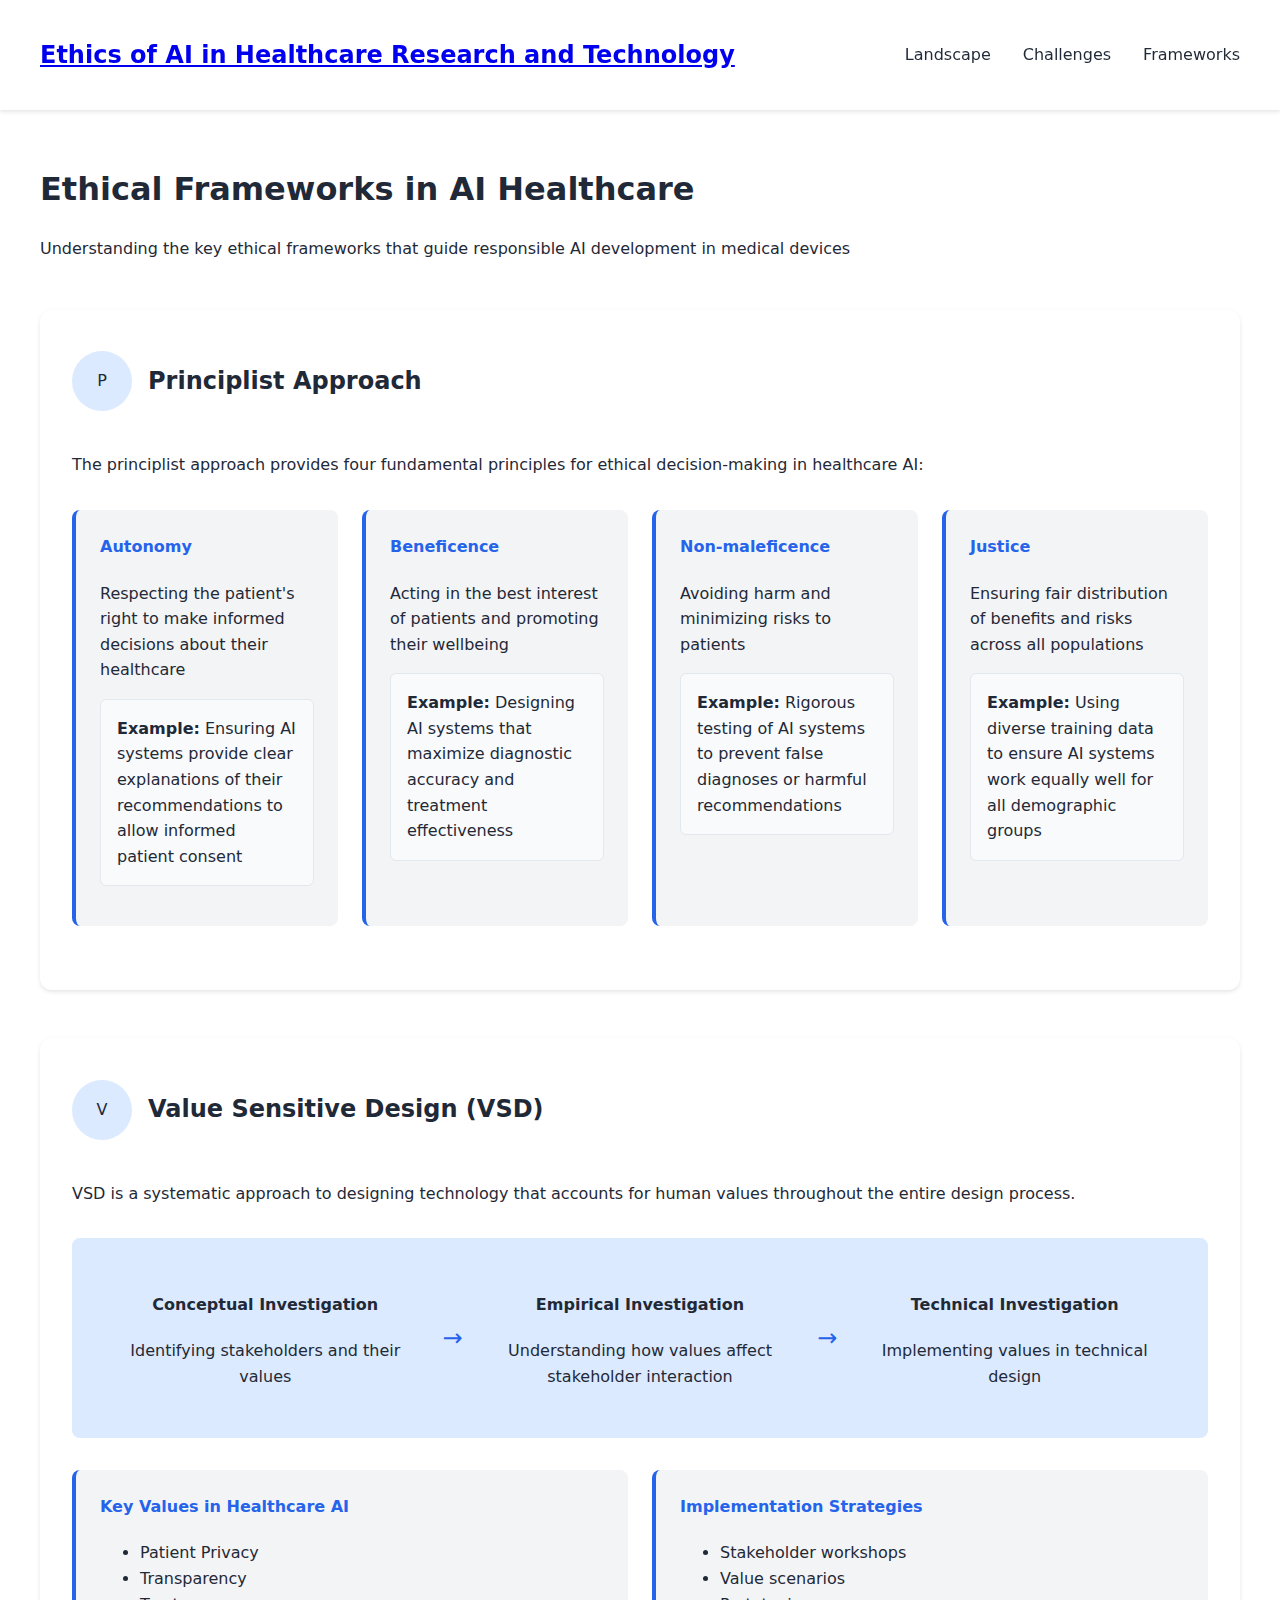
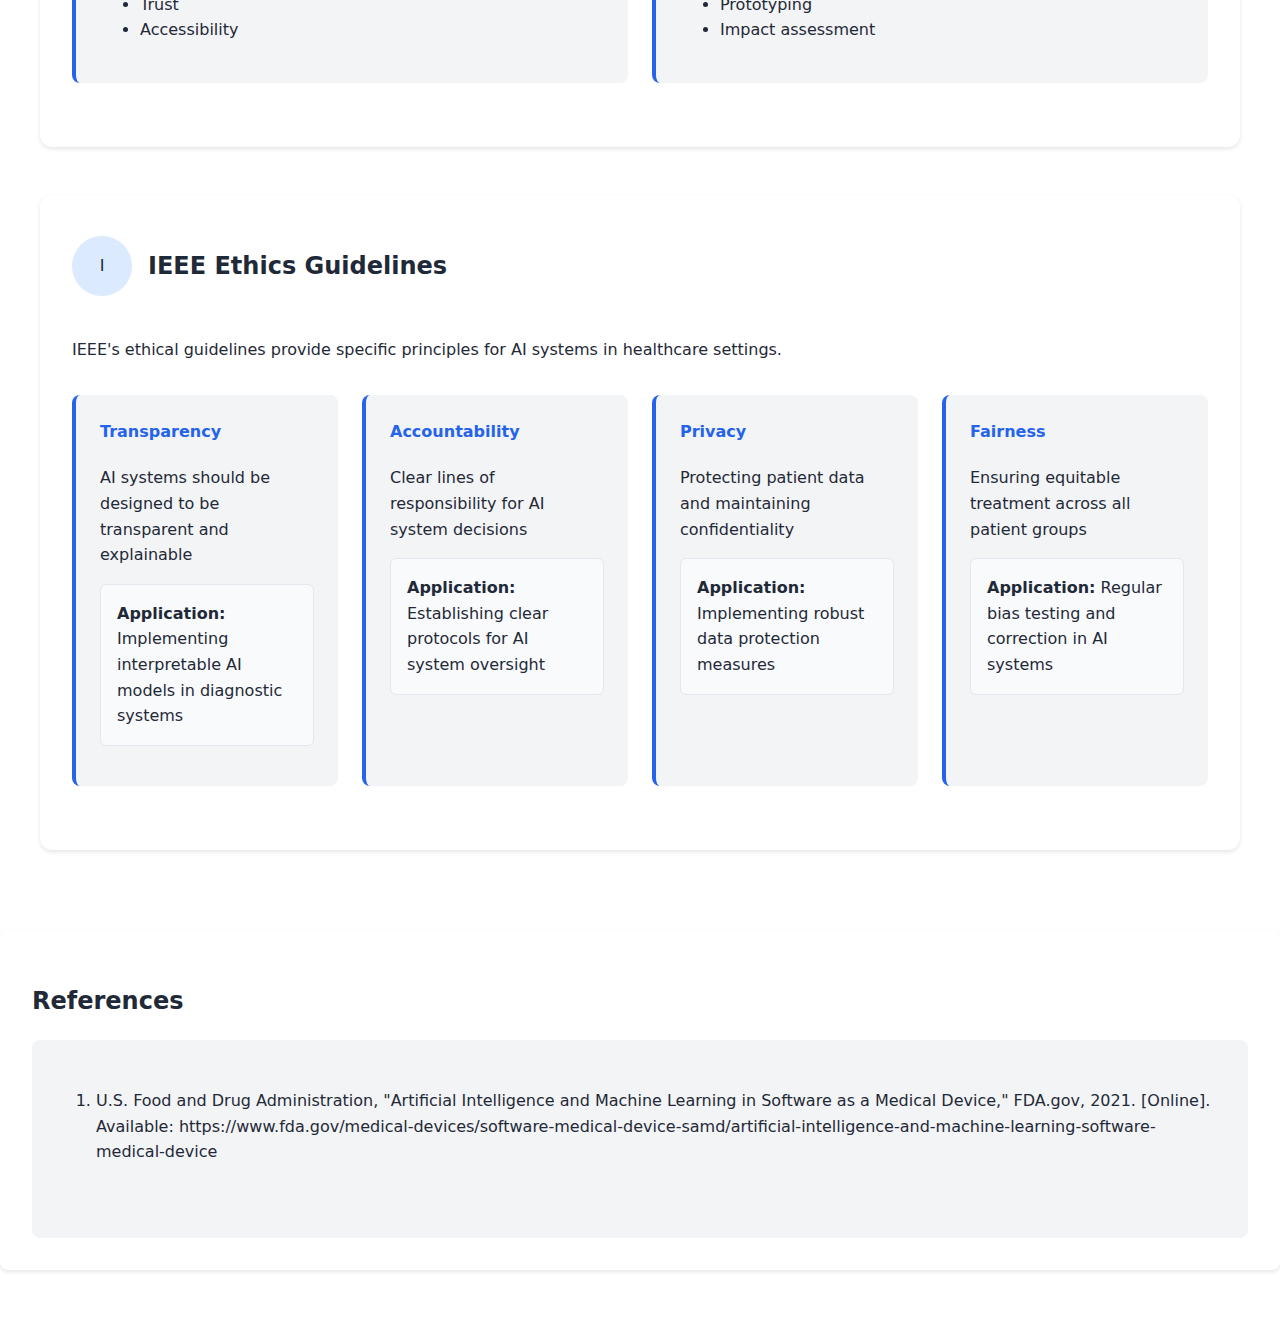
<file: pages/frameworks.html>
<!DOCTYPE html>
<html lang="en">

<head>
    <meta charset="UTF-8">
    <title>Ethical Frameworks</title>
    <link rel="stylesheet" href="../css/styles.css">
    <style>
        .framework-container {
            margin: 3rem 0;
            padding: 2rem;
            background: white;
            border-radius: 12px;
            box-shadow: 0 2px 4px rgba(0, 0, 0, 0.1);
        }

        .framework-header {
            display: flex;
            align-items: center;
            gap: 1rem;
            margin-bottom: 2rem;
        }

        .framework-icon {
            width: 60px;
            height: 60px;
            display: flex;
            align-items: center;
            justify-content: center;
            border-radius: 50%;
            background: var(--accent-bg);
        }

        .principle-grid {
            display: grid;
            grid-template-columns: repeat(auto-fit, minmax(250px, 1fr));
            gap: 1.5rem;
            margin: 2rem 0;
        }

        .principle-card {
            background: var(--light-bg);
            padding: 1.5rem;
            border-radius: 8px;
            border-left: 4px solid var(--primary-color);
        }

        .principle-card h4 {
            color: var(--primary-color);
            margin-top: 0;
        }

        .example-box {
            background: #f8fafc;
            border: 1px solid #e2e8f0;
            border-radius: 6px;
            padding: 1rem;
            margin: 1rem 0;
        }

        .framework-diagram {
            display: flex;
            justify-content: space-between;
            align-items: center;
            margin: 2rem 0;
            padding: 1rem;
            background: var(--accent-bg);
            border-radius: 8px;
        }

        .diagram-step {
            flex: 1;
            text-align: center;
            padding: 1rem;
        }

        .diagram-arrow {
            font-size: 1.5rem;
            color: var(--primary-color);
        }
    </style>
</head>

<body>
    <nav class="navbar">
        <div class="navbar-content">
            <div class="logo">
                <h2><a href="../index.html">Ethics of AI in Healthcare Research and Technology</a></h2>
            </div>
            <div class="nav-links">
                <a href="landscape.html">Landscape</a>
                <a href="challenges.html">Challenges</a>
                <a href="frameworks.html">Frameworks</a>
                <!-- <a href="action.html">Action</a> -->
            </div>
        </div>
    </nav>

    <main class="main-content">
        <div class="section-header">
            <h1>Ethical Frameworks in AI Healthcare</h1>
            <p>Understanding the key ethical frameworks that guide responsible AI development in medical devices</p>
        </div>

        <section class="framework-container">
            <div class="framework-header">
                <div class="framework-icon">P</div>
                <h2>Principlist Approach</h2>
            </div>
            <p>The principlist approach provides four fundamental principles for ethical decision-making in healthcare
                AI:</p>

            <div class="principle-grid">
                <div class="principle-card">
                    <h4>Autonomy</h4>
                    <p>Respecting the patient's right to make informed decisions about their healthcare</p>
                    <div class="example-box">
                        <strong>Example:</strong> Ensuring AI systems provide clear explanations of their
                        recommendations to allow informed patient consent
                    </div>
                </div>

                <div class="principle-card">
                    <h4>Beneficence</h4>
                    <p>Acting in the best interest of patients and promoting their wellbeing</p>
                    <div class="example-box">
                        <strong>Example:</strong> Designing AI systems that maximize diagnostic accuracy and treatment
                        effectiveness
                    </div>
                </div>

                <div class="principle-card">
                    <h4>Non-maleficence</h4>
                    <p>Avoiding harm and minimizing risks to patients</p>
                    <div class="example-box">
                        <strong>Example:</strong> Rigorous testing of AI systems to prevent false diagnoses or harmful
                        recommendations
                    </div>
                </div>

                <div class="principle-card">
                    <h4>Justice</h4>
                    <p>Ensuring fair distribution of benefits and risks across all populations</p>
                    <div class="example-box">
                        <strong>Example:</strong> Using diverse training data to ensure AI systems work equally well for
                        all demographic groups
                    </div>
                </div>
            </div>
        </section>

        <section class="framework-container">
            <div class="framework-header">
                <div class="framework-icon">V</div>
                <h2>Value Sensitive Design (VSD)</h2>
            </div>
            <p>VSD is a systematic approach to designing technology that accounts for human values throughout the entire
                design process.</p>

            <div class="framework-diagram">
                <div class="diagram-step">
                    <h4>Conceptual Investigation</h4>
                    <p>Identifying stakeholders and their values</p>
                </div>
                <div class="diagram-arrow">→</div>
                <div class="diagram-step">
                    <h4>Empirical Investigation</h4>
                    <p>Understanding how values affect stakeholder interaction</p>
                </div>
                <div class="diagram-arrow">→</div>
                <div class="diagram-step">
                    <h4>Technical Investigation</h4>
                    <p>Implementing values in technical design</p>
                </div>
            </div>

            <div class="principle-grid">
                <div class="principle-card">
                    <h4>Key Values in Healthcare AI</h4>
                    <ul>
                        <li>Patient Privacy</li>
                        <li>Transparency</li>
                        <li>Trust</li>
                        <li>Accessibility</li>
                    </ul>
                </div>
                <div class="principle-card">
                    <h4>Implementation Strategies</h4>
                    <ul>
                        <li>Stakeholder workshops</li>
                        <li>Value scenarios</li>
                        <li>Prototyping</li>
                        <li>Impact assessment</li>
                    </ul>
                </div>
            </div>
        </section>

        <section class="framework-container">
            <div class="framework-header">
                <div class="framework-icon">I</div>
                <h2>IEEE Ethics Guidelines</h2>
            </div>
            <p>IEEE's ethical guidelines provide specific principles for AI systems in healthcare settings.</p>

            <div class="principle-grid">
                <div class="principle-card">
                    <h4>Transparency</h4>
                    <p>AI systems should be designed to be transparent and explainable</p>
                    <div class="example-box">
                        <strong>Application:</strong> Implementing interpretable AI models in diagnostic systems
                    </div>
                </div>

                <div class="principle-card">
                    <h4>Accountability</h4>
                    <p>Clear lines of responsibility for AI system decisions</p>
                    <div class="example-box">
                        <strong>Application:</strong> Establishing clear protocols for AI system oversight
                    </div>
                </div>

                <div class="principle-card">
                    <h4>Privacy</h4>
                    <p>Protecting patient data and maintaining confidentiality</p>
                    <div class="example-box">
                        <strong>Application:</strong> Implementing robust data protection measures
                    </div>
                </div>

                <div class="principle-card">
                    <h4>Fairness</h4>
                    <p>Ensuring equitable treatment across all patient groups</p>
                    <div class="example-box">
                        <strong>Application:</strong> Regular bias testing and correction in AI systems
                    </div>
                </div>
            </div>
        </section>
    </main>

    <section class="content-section" id="references">
        <h2>References</h2>
        <div style="padding: 2rem; background: var(--light-bg); border-radius: 8px;">
            <ol style="list-style-type: [1]; padding-left: 2rem;">
                <li>U.S. Food and Drug Administration, "Artificial Intelligence and Machine Learning in Software as a
                    Medical Device," FDA.gov, 2021. [Online]. Available:
                    https://www.fda.gov/medical-devices/software-medical-device-samd/artificial-intelligence-and-machine-learning-software-medical-device
                </li>
                <br>
            </ol>
        </div>
    </section>
</body>

</html>
</file>
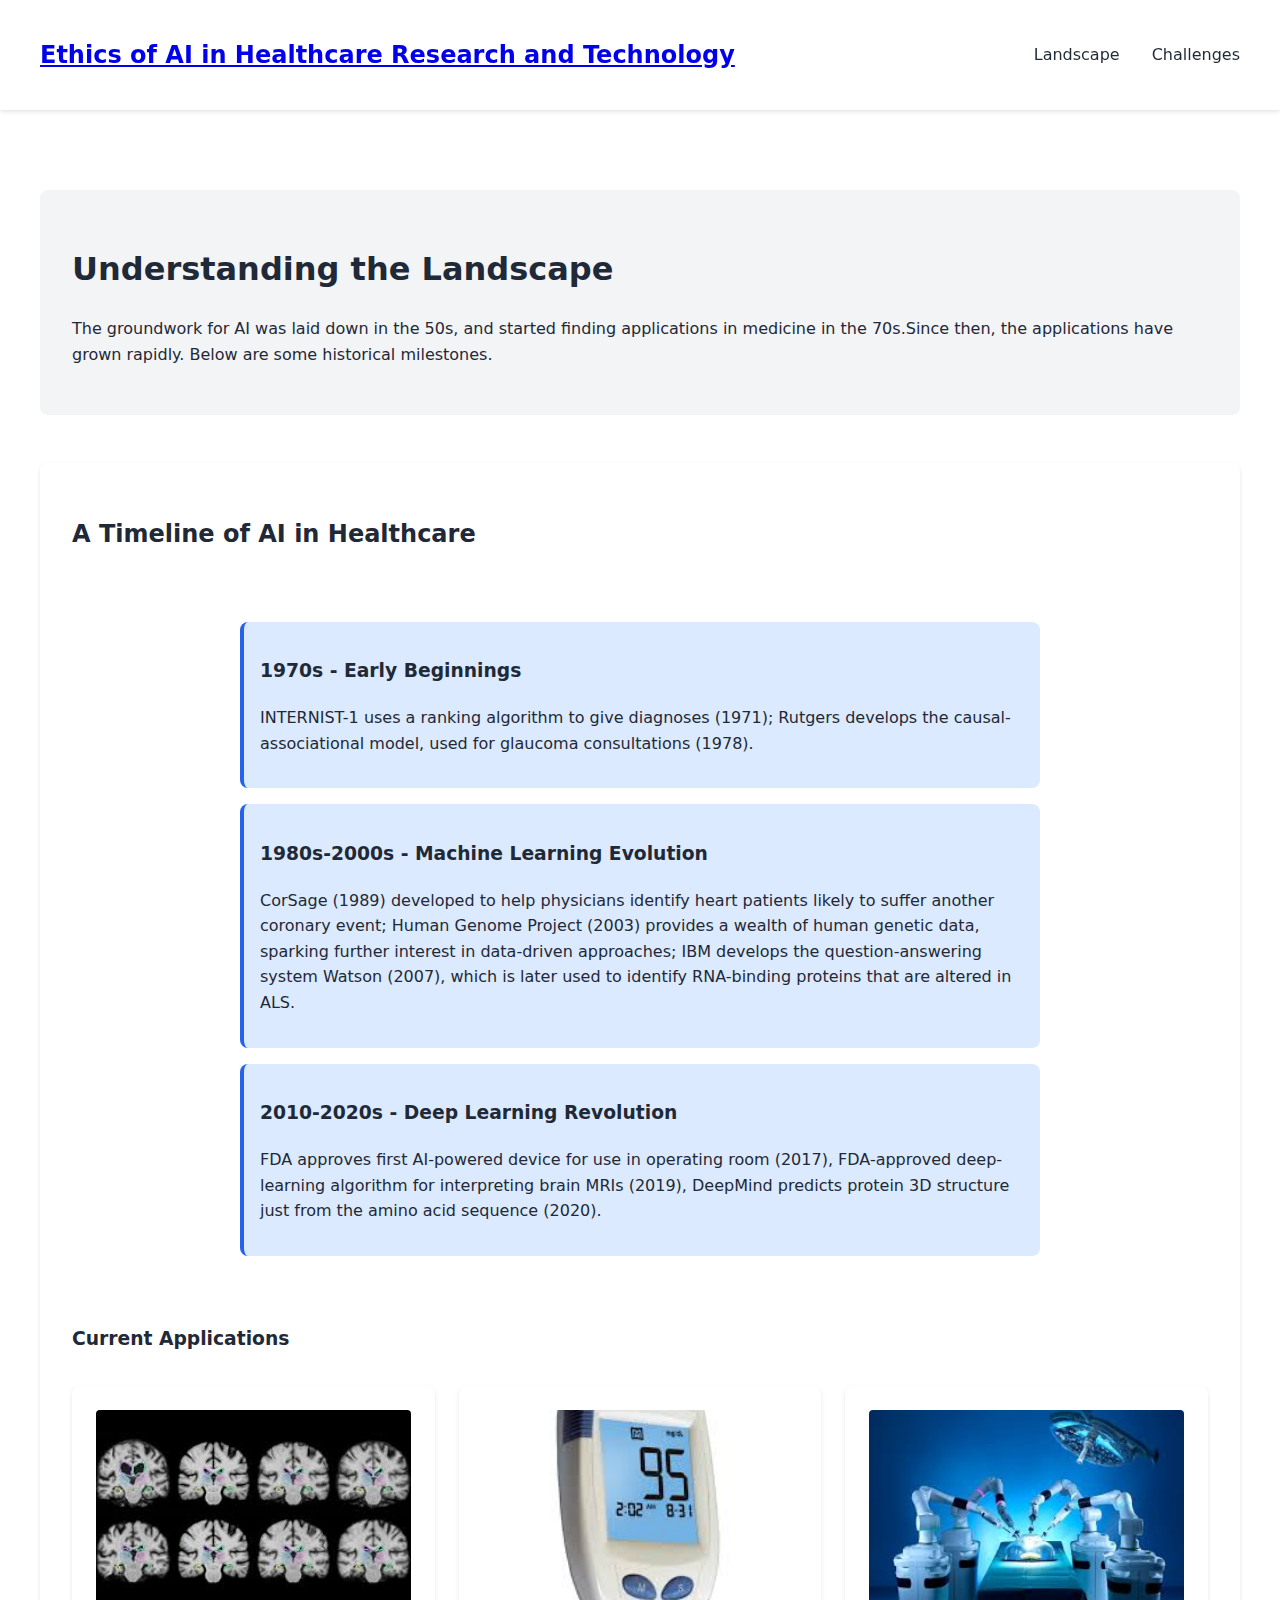
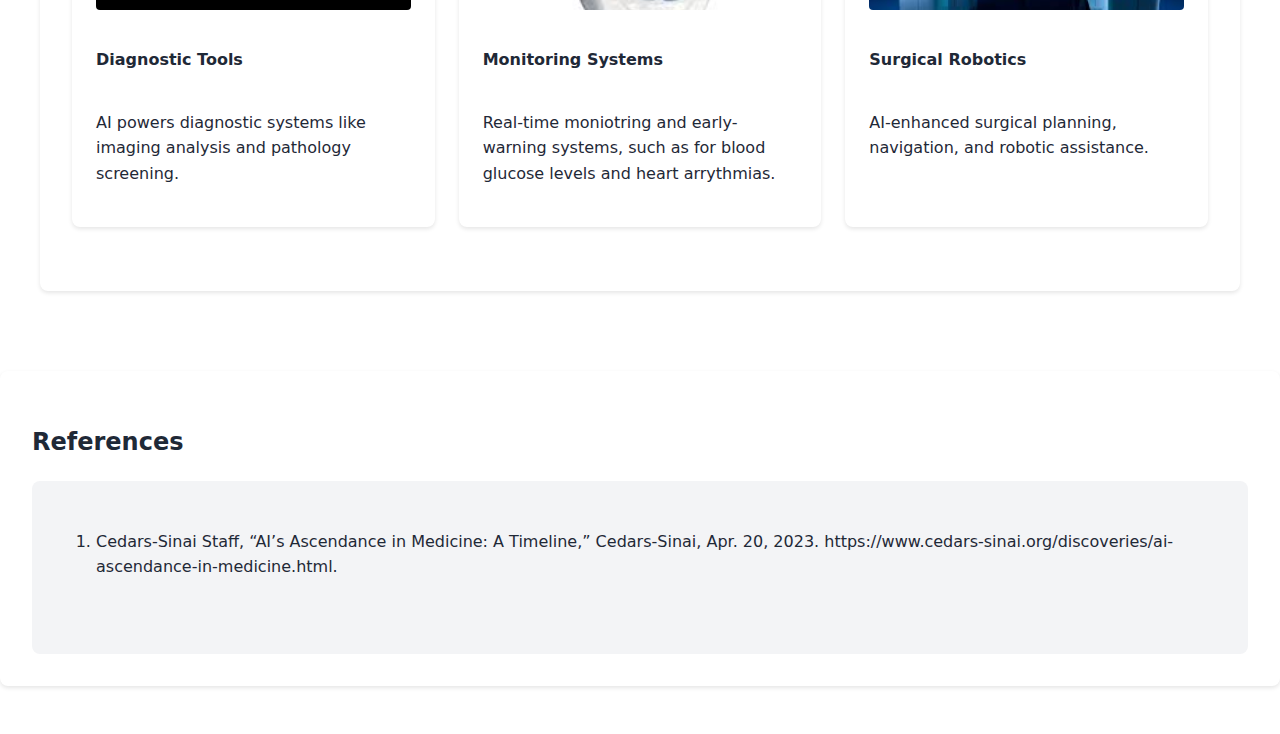
<file: pages/landscape.html>
<!DOCTYPE html>
<html lang="en">

<head>
    <meta charset="UTF-8">
    <title>Understanding the Landscape</title>
    <link rel="stylesheet" href="../css/styles.css">
    <style>
        .timeline {
            position: relative;
            max-width: 800px;
            margin: 2rem auto;
            padding: 20px;
        }

        .timeline-item {
            padding: 1rem;
            margin: 1rem 0;
            background: var(--accent-bg);
            border-radius: 8px;
            border-left: 4px solid var(--primary-color);
        }

        .grid-section {
            display: grid;
            grid-template-columns: repeat(auto-fit, minmax(300px, 1fr));
            gap: 1.5rem;
            margin: 2rem 0;
        }

        .impact-card {
            background: white;
            padding: 1.5rem;
            border-radius: 8px;
            box-shadow: 0 2px 4px rgba(0, 0, 0, 0.1);
            display: flex;
            flex-direction: column;
        }

        .impact-card img {
            width: 100%;
            height: 200px;
            object-fit: cover;
            border-radius: 4px;
            margin-bottom: 1rem;
        }

        .section-header {
            background: var(--light-bg);
            padding: 2rem;
            margin: 3rem 0;
            border-radius: 8px;
        }
    </style>
</head>

<body>
    <nav class="navbar">
        <div class="navbar-content">
            <div class="logo">
                <h2><a href="../index.html">Ethics of AI in Healthcare Research and Technology</a></h2>
            </div>
            <div class="nav-links">
                <a href="landscape.html">Landscape</a>
                <a href="challenges.html">Challenges</a>
                <!-- <a href="frameworks.html">Frameworks</a> -->
                <!-- <a href="action.html">Action</a> -->
            </div>
        </div>
    </nav>

    <main class="main-content">
        <section class="section-header">
            <h1>Understanding the Landscape</h1>
            <p>The groundwork for AI was laid down in the 50s, and started finding applications in medicine in the
                70s.Since then,
                the applications have grown rapidly. Below are some historical milestones. </p>
        </section>

        <section class="content-section">
            <h2>A Timeline of AI in Healthcare</h2>
            <div class="timeline">
                <div class="timeline-item">
                    <h3>1970s - Early Beginnings</h3>
                    <p>INTERNIST-1 uses a ranking algorithm to give diagnoses (1971); Rutgers develops the
                        causal-associational
                        model, used for glaucoma consultations (1978).</p>
                </div>
                <div class="timeline-item">
                    <h3>1980s-2000s - Machine Learning Evolution</h3>
                    <p>CorSage (1989) developed to help physicians identify heart patients likely to suffer another
                        coronary event; Human Genome Project (2003) provides a wealth of human genetic data, sparking
                        further interest in
                        data-driven approaches; IBM develops the question-answering system Watson (2007), which is later
                        used to identify RNA-binding proteins that are altered in ALS. </p>
                </div>
                <div class="timeline-item">
                    <h3>2010-2020s - Deep Learning Revolution</h3>
                    <p>FDA approves first AI-powered device for use in operating room (2017), FDA-approved deep-learning
                        algorithm for interpreting brain MRIs (2019), DeepMind predicts protein 3D structure just from
                        the amino acid sequence (2020).</p>
                </div>
            </div>

            <h3>Current Applications</h3>
            <div class="grid-section">
                <div class="impact-card">
                    <img src="[data-uri]"
                        alt="Diagnostic Tools">
                    <h4>Diagnostic Tools</h4>
                    <p>AI powers diagnostic systems like imaging analysis and pathology screening.</p>
                </div>
                <div class="impact-card">
                    <img src="[data-uri]"
                        alt="Monitoring Systems">
                    <h4>Monitoring Systems</h4>
                    <p>Real-time moniotring and early-warning systems, such as for blood glucose levels and heart
                        arrythmias.
                    </p>
                </div>
                <div class="impact-card">
                    <img src="[data-uri]"
                        alt="Surgical Robotics">
                    <h4>Surgical Robotics</h4>
                    <p>AI-enhanced surgical planning, navigation, and robotic assistance.</p>
                </div>
            </div>
        </section>

        <!-- <section class="content-section">
            <h2>The Engineer's Unique Position</h2>
            <div class="grid-section">
                <div class="impact-card">
                    <h3>Responsibilities</h3>
                    <ul>
                        <li>Ensuring safety and efficacy of AI systems</li>
                        <li>Implementing ethical design principles</li>
                        <li>Managing risks and uncertainties</li>
                        <li>Maintaining regulatory compliance</li>
                    </ul>
                </div>
                <div class="impact-card">
                    <h3>Impact on Patient Care</h3>
                    <ul>
                        <li>Improving diagnostic accuracy</li>
                        <li>Enhancing treatment personalization</li>
                        <li>Reducing medical errors</li>
                        <li>Increasing healthcare accessibility</li>
                    </ul>
                </div>
                <div class="impact-card">
                    <h3>Innovation vs Safety</h3>
                    <ul>
                        <li>Balancing rapid innovation with thorough testing</li>
                        <li>Ensuring robust validation procedures</li>
                        <li>Maintaining transparency in AI decisions</li>
                        <li>Establishing clear accountability frameworks</li>
                    </ul>
                </div>
            </div>
        </section>

        <section class="content-section">
            <h2>Future Outlook</h2>
            <div class="grid-section">
                <div class="impact-card">
                    <h3>Emerging Technologies</h3>
                    <p>Advanced neural networks, quantum computing applications, and hybrid AI systems are set to
                        revolutionize medical device capabilities.</p>
                </div>
                <div class="impact-card">
                    <h3>Ethical Considerations</h3>
                    <p>As AI systems become more autonomous, engineers must address new ethical challenges in
                        decision-making, accountability, and patient privacy.</p>
                </div>
                <div class="impact-card">
                    <h3>Implementation Challenges</h3>
                    <p>Integration with existing healthcare systems, training requirements, and regulatory compliance
                        will be key challenges to address.</p>
                </div>
            </div>
        </section> -->
    </main>

    <section class="content-section" id="references">
        <h2>References</h2>
        <div style="padding: 2rem; background: var(--light-bg); border-radius: 8px;">
            <ol style="list-style-type: [1]; padding-left: 2rem;">
                <li>Cedars-Sinai Staff, “AI’s Ascendance in Medicine: A Timeline,” Cedars-Sinai, Apr. 20, 2023.
                    https://www.cedars-sinai.org/discoveries/ai-ascendance-in-medicine.html.
                    ‌
                </li>
                <br>
            </ol>
        </div>
    </section>
</body>

</html>
</file>
<file: css/styles.css>
:root {
    --primary-color: #2563eb;
    --secondary-color: #1e40af;
    --text-color: #1f2937;
    --light-bg: #f3f4f6;
    --accent-bg: #dbeafe;
}

body {
    font-family: system-ui, -apple-system, sans-serif;
    line-height: 1.6;
    margin: 0;
    padding: 0;
    color: var(--text-color);
}

.navbar {
    background-color: white;
    padding: 1rem;
    box-shadow: 0 2px 4px rgba(0, 0, 0, 0.1);
    position: sticky;
    top: 0;
    z-index: 100;
}

.navbar-content {
    max-width: 1200px;
    margin: 0 auto;
    display: flex;
    justify-content: space-between;
    align-items: center;
}

.nav-links {
    display: flex;
    gap: 2rem;
}

.nav-links a {
    text-decoration: none;
    color: var(--text-color);
    font-weight: 500;
}

.page-header {
    background-color: var(--light-bg);
    padding: 3rem 2rem;
    margin-bottom: 2rem;
}

.page-header h1 {
    max-width: 1200px;
    margin: 0 auto;
}

.main-content {
    max-width: 1200px;
    margin: 0 auto;
    padding: 2rem;
}

.content-section {
    margin-bottom: 3rem;
    background: white;
    padding: 2rem;
    border-radius: 8px;
    box-shadow: 0 2px 4px rgba(0, 0, 0, 0.1);
}

.content-grid {
    display: grid;
    grid-template-columns: repeat(auto-fit, minmax(300px, 1fr));
    gap: 2rem;
    margin-top: 2rem;
}

.card {
    background: var(--accent-bg);
    padding: 1.5rem;
    border-radius: 6px;
}

.cta-button {
    display: inline-block;
    background-color: var(--primary-color);
    color: white;
    padding: 0.75rem 1.5rem;
    border-radius: 6px;
    text-decoration: none;
    font-weight: 500;
    margin-top: 1rem;
}

.cta-button:hover {
    background-color: var(--secondary-color);
}
</file>
